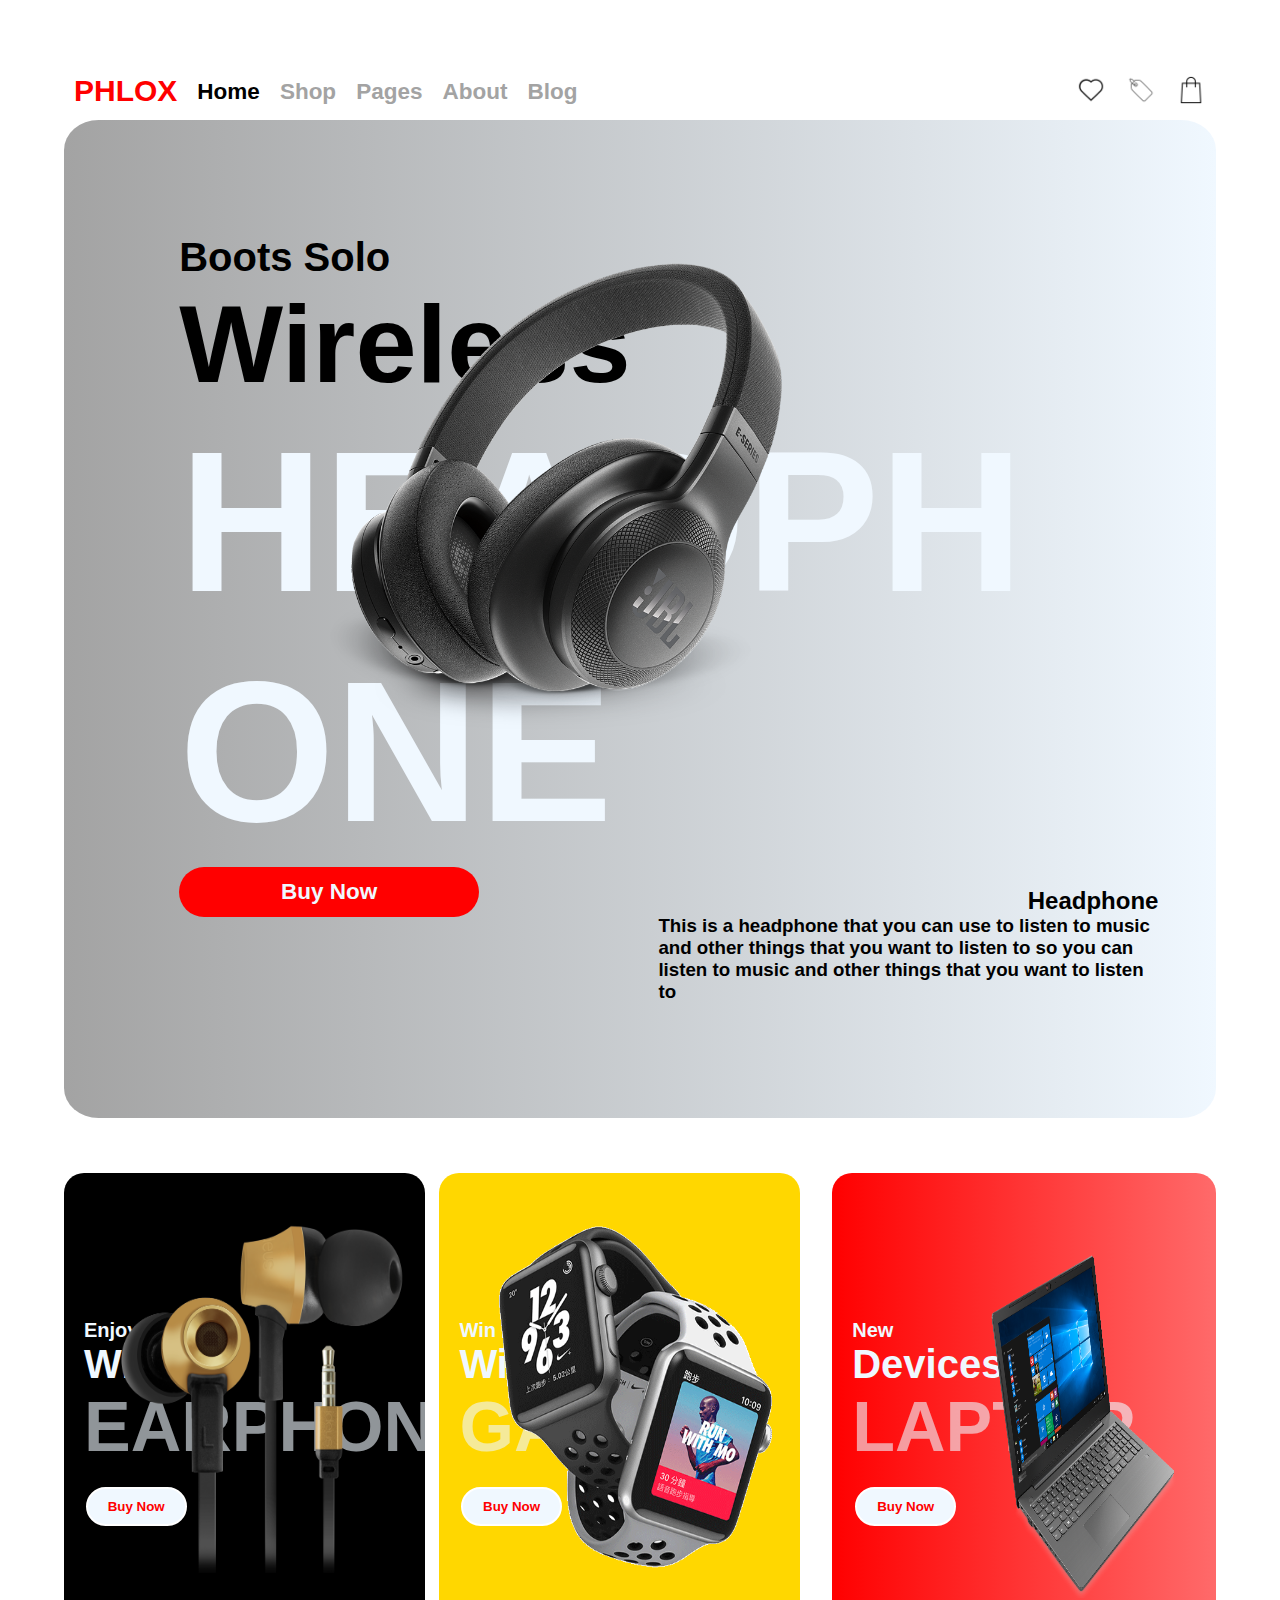
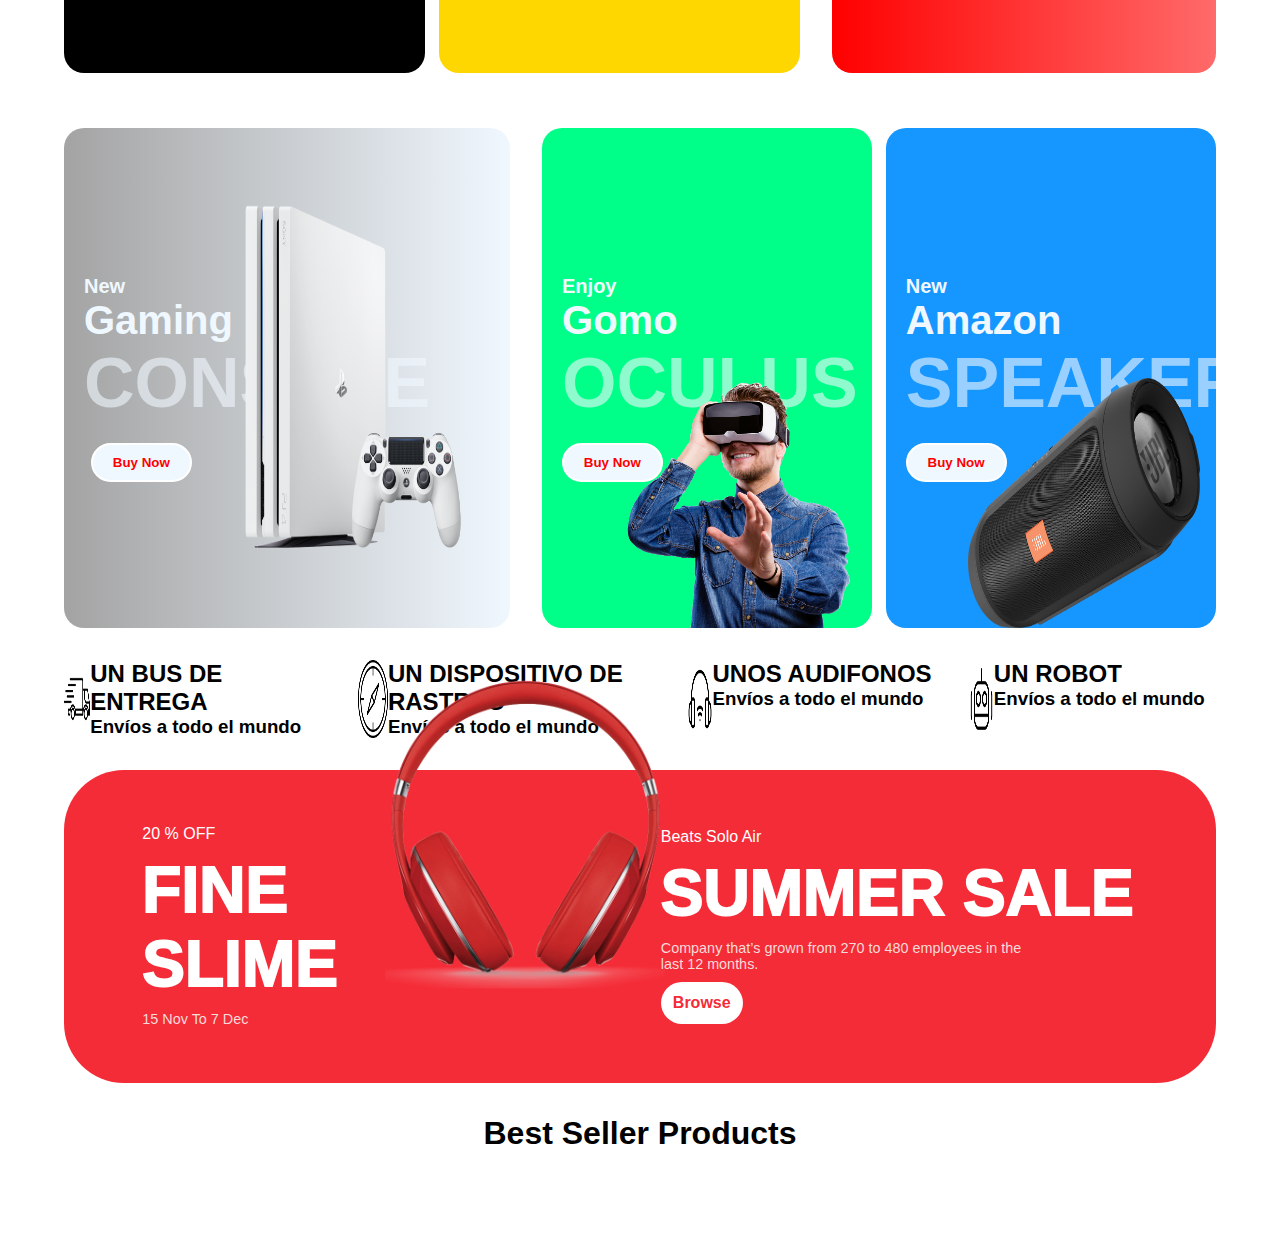
<file: index.html>
<!DOCTYPE html>
<html lang="en">
<head>
    <meta charset="UTF-8">
    <meta name="viewport" content="width=device-width, initial-scale=1.0">
    <title>Tienda Electronica</title>
    <link rel="stylesheet" href="elect.css">
</head>

<body style="background-color: rgb(255, 255, 255);">
    <div id="cabecera">
        <div id="hola2">
            <div id="ladoiz">
            <div id="logo">
                <h2 id="etrade">PHLOX</h2>
            </div>
            <div id="opciones">
                <h2 id="home">Home</h2>
                <h2>Shop</h2>
                <h2>Pages</h2>
                <h2>About</h2>
                <h2>Blog</h2>
            </div>
        </div>
            <div id="otros">
                <div id="corazon">
                    <img src="favorito (1).png" alt="">
                </div>
                <div id="etiqueta">
                    <img src="etiqueta.png" alt="">
                </div>
                <div id="carrito">
                    <img src="bolsa-de-la-compra.png" alt="">
                </div>
            </div>
        </div>
    </div>
    <div id="todo">
    
    <div id="primercubo">
        <img id="imagen1" src="pngegg (1).png" alt="">
        <h2 id="boots">Boots Solo</h2>
        <h1 id="wireless">Wireless</h1>
        <h1 id="headphone" class="hero-title">HEADPHONE</h1>
        <div id="partedeabajo1">
        <div id="boton1">
            <h2 id="buy">Buy Now</h2>
        </div>
        <div id="descripcion1">
            <h2 id="headf">Headphone</h2>
            <div id="descripcion">
            <h3 >This is a headphone that you can use to listen to music and other things that you want to listen to so you can listen to music and other things that you want to listen to</h3>
            </div>
        </div>
        </div>
    </div>

    <div class="main">
        <div class="left-side">
          <div class="cube earphone">
            <h3>Enjoy</h3>
            <h2>With</h2>
            <h1>EARPHONE</h1>
            <button class="buy-btn">Buy Now</button>
            <img src="pngegg (2).png" alt="Earphone" />
          </div>
          <div class="cube watch">
            <h3>Win</h3>
            <h2>With</h2>
            <h1>GADGET</h1>
            <button class="buy-btn">Buy Now</button>
            <img src="pngegg (3).png" alt="Gadget" />
          </div>
        </div>
        <div class="laptop-cube">
          <h3>New</h3>
          <h2>Devices</h2>
          <h1>LAPTOP</h1>
          <button class="buy-btn">Buy Now</button>
          <img src="pngegg (4).png" alt="Laptop" />
        </div>
      </div>
    
      <div class="main2">
        <div class="ps-cube2">
            <h3>New</h3>
            <h2>Gaming</h2>
            <h1>CONSOLE</h1>
            <button class="buy-btn">Buy Now</button>
            <img src="pngegg (7).png" alt="Laptop" />
          </div>
        <div class="right-side">
          <div class="cube2 earphone2">
            <h3>Enjoy</h3>
            <h2>Gomo</h2>
            <h1>OCULUS</h1>
            <button class="buy-btn">Buy Now</button>
            <img src="pngegg (5).png" alt="Earphone" />
          </div>
          <div class="cube2 watch2">
            <h3>New</h3>
            <h2>Amazon</h2>
            <h1>SPEAKER</h1>
            <button class="buy-btn">Buy Now</button>
            <img src="pngegg (6).png" alt="Gadget" />
          </div>
        </div>
        
      </div>
      <div id="etiquetas">
        <div id="etiqueta1">
            <img src="entrega-rapida.png" alt="">
            <div id="textosetiquetas">
            <h2>UN BUS DE ENTREGA</h2>
            <h3>Envíos a todo el mundo</h3>
        </div>
        </div>
        <div id="etiqueta1">
            <img src="brujula.png" alt="">
            <div id="textosetiquetas">
            <h2>UN DISPOSITIVO DE RASTREO</h2>
            <h3>Envíos a todo el mundo</h3>
        </div>
        </div>
        <div id="etiqueta1">
            <img src="audifonos-inalambricos.png" alt="">
            <div id="textosetiquetas">
            <h2>UNOS AUDIFONOS</h2>
            <h3>Envíos a todo el mundo</h3>
        </div>
        </div>
        <div id="etiqueta1">
            <img src="robot.png" alt="">
            <div id="textosetiquetas">
            <h2>UN ROBOT</h2>
            <h3>Envíos a todo el mundo</h3>
        </div>
        </div>
      </div>

      <div class="hijo6">
        <div class="hijo6_izquierda">
          <p class="txt_peq">20 % OFF</p>
          <p class="txt_grande">FINE <br> SLIME</p>
          <p class="txt_peq_abajo">15 Nov To 7 Dec</p>
        </div>
      
        <img src="pngegg (9).png" alt="audífonos" class="aud_centrada">
      
        <div class="hijo6_derecha">
          <p class="txt_peq">Beats Solo Air</p>
          <p class="txt_grande">SUMMER SALE</p>
          <p class="txt_peq_abajo">Company that’s grown from 270 to 480 employees in the last 12 months.</p>
          <button class="boton_6_final">Browse</button>
        </div>
      </div>
      
      
      
      

</div>
</body>
<footer>
  <H1 id="patas">Best Seller Products</H1>
</footer>
</html>
</file>
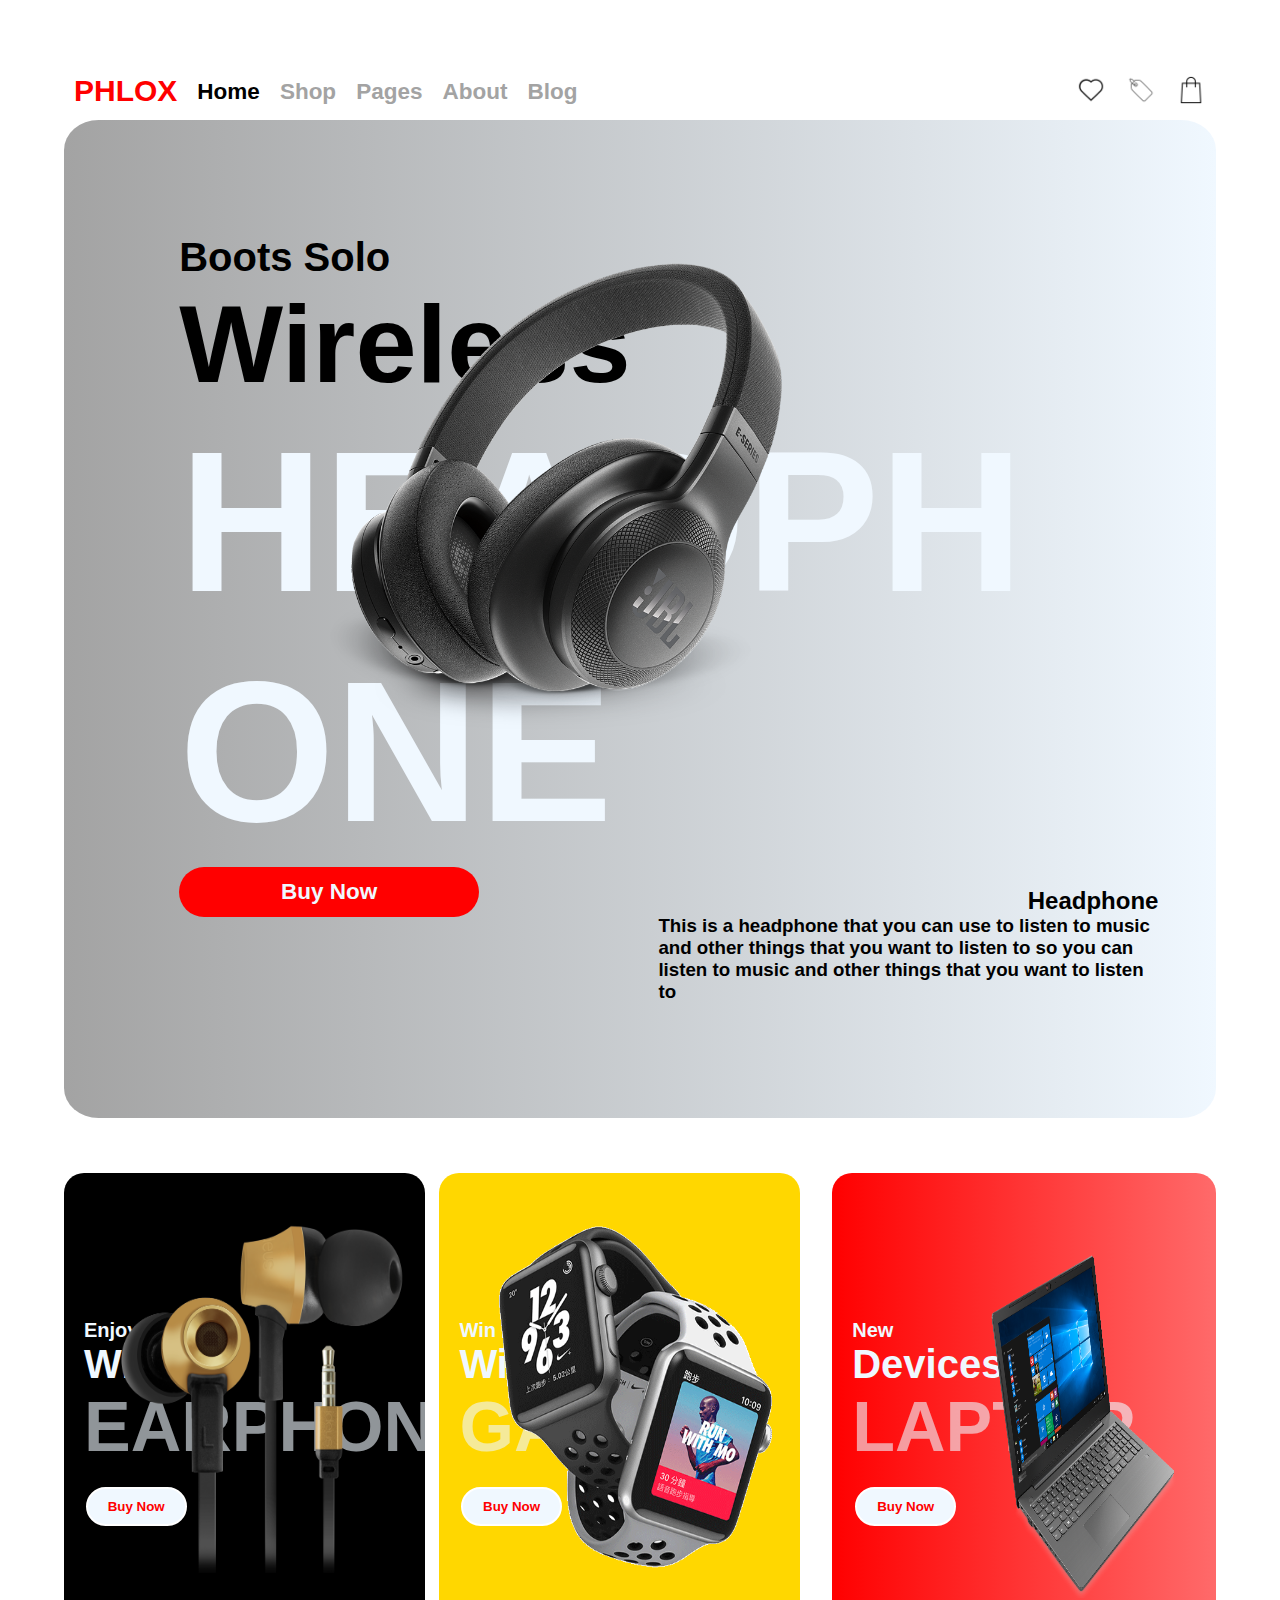
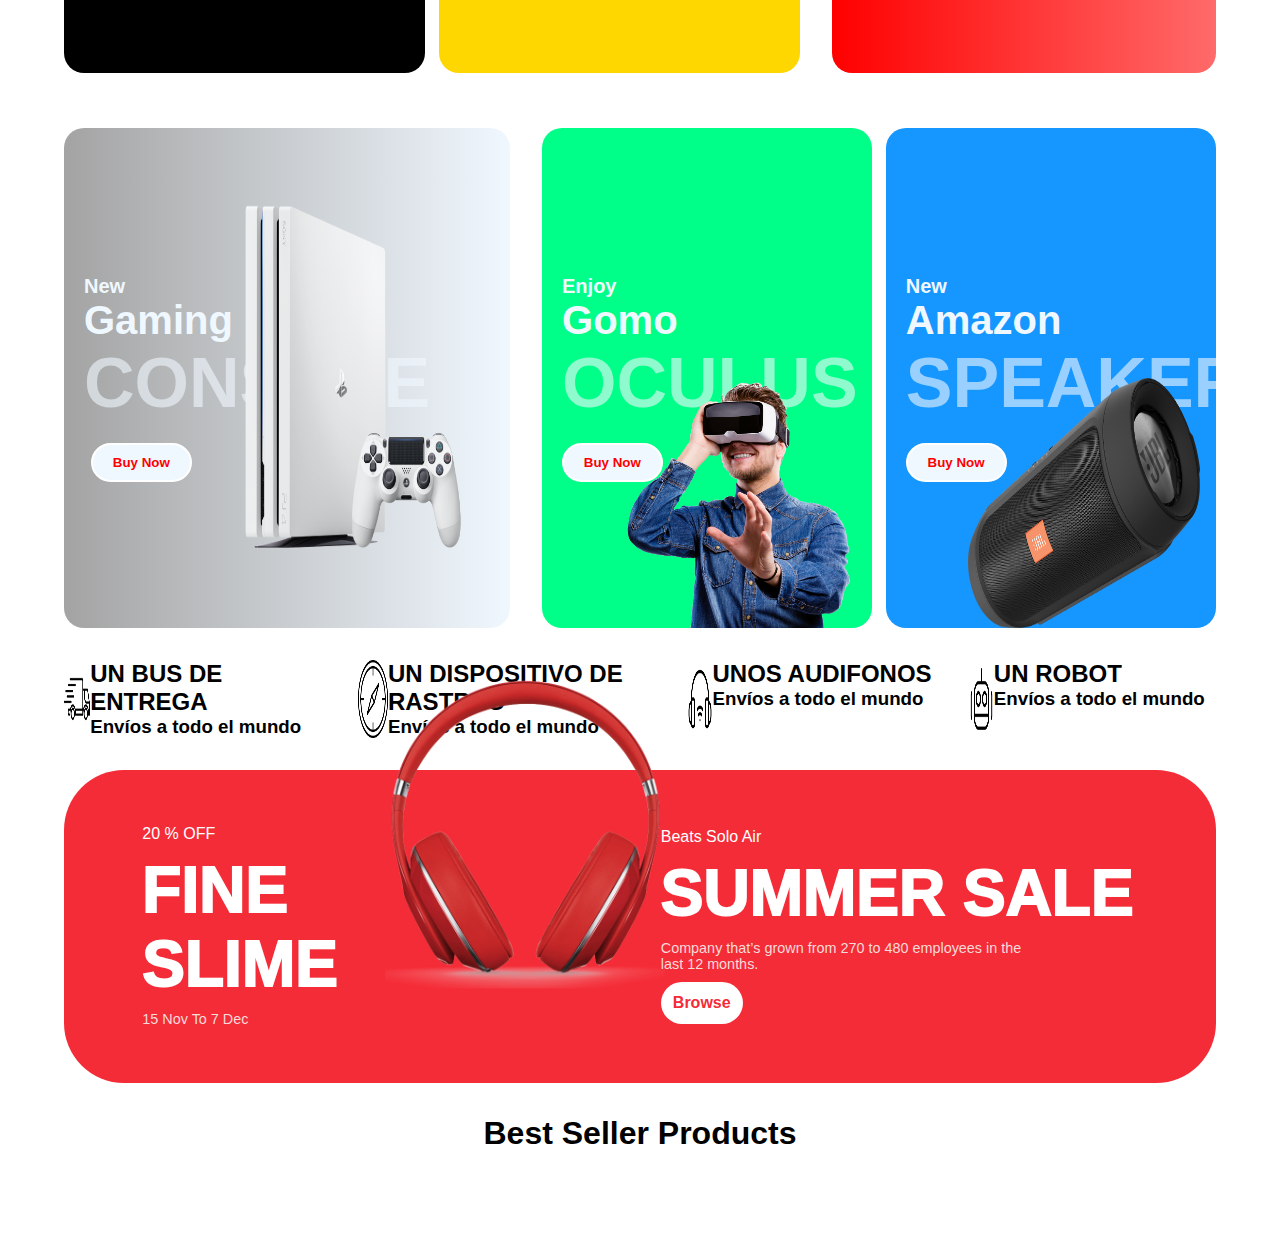
<file: elec.html>
<!DOCTYPE html>
<html lang="en">
<head>
    <meta charset="UTF-8">
    <meta name="viewport" content="width=device-width, initial-scale=1.0">
    <title>Tienda Electronica</title>
    <link rel="stylesheet" href="elect.css">
</head>

<body style="background-color: rgb(255, 255, 255);">
    <div id="cabecera">
        <div id="hola2">
            <div id="ladoiz">
            <div id="logo">
                <h2 id="etrade">PHLOX</h2>
            </div>
            <div id="opciones">
                <h2 id="home">Home</h2>
                <h2>Shop</h2>
                <h2>Pages</h2>
                <h2>About</h2>
                <h2>Blog</h2>
            </div>
        </div>
            <div id="otros">
                <div id="corazon">
                    <img src="favorito (1).png" alt="">
                </div>
                <div id="etiqueta">
                    <img src="etiqueta.png" alt="">
                </div>
                <div id="carrito">
                    <img src="bolsa-de-la-compra.png" alt="">
                </div>
            </div>
        </div>
    </div>
    <div id="todo">
    
    <div id="primercubo">
        <img id="imagen1" src="pngegg (1).png" alt="">
        <h2 id="boots">Boots Solo</h2>
        <h1 id="wireless">Wireless</h1>
        <h1 id="headphone" class="hero-title">HEADPHONE</h1>
        <div id="partedeabajo1">
        <div id="boton1">
            <h2 id="buy">Buy Now</h2>
        </div>
        <div id="descripcion1">
            <h2 id="headf">Headphone</h2>
            <div id="descripcion">
            <h3 >This is a headphone that you can use to listen to music and other things that you want to listen to so you can listen to music and other things that you want to listen to</h3>
            </div>
        </div>
        </div>
    </div>

    <div class="main">
        <div class="left-side">
          <div class="cube earphone">
            <h3>Enjoy</h3>
            <h2>With</h2>
            <h1>EARPHONE</h1>
            <button class="buy-btn">Buy Now</button>
            <img src="pngegg (2).png" alt="Earphone" />
          </div>
          <div class="cube watch">
            <h3>Win</h3>
            <h2>With</h2>
            <h1>GADGET</h1>
            <button class="buy-btn">Buy Now</button>
            <img src="pngegg (3).png" alt="Gadget" />
          </div>
        </div>
        <div class="laptop-cube">
          <h3>New</h3>
          <h2>Devices</h2>
          <h1>LAPTOP</h1>
          <button class="buy-btn">Buy Now</button>
          <img src="pngegg (4).png" alt="Laptop" />
        </div>
      </div>
    
      <div class="main2">
        <div class="ps-cube2">
            <h3>New</h3>
            <h2>Gaming</h2>
            <h1>CONSOLE</h1>
            <button class="buy-btn">Buy Now</button>
            <img src="pngegg (7).png" alt="Laptop" />
          </div>
        <div class="right-side">
          <div class="cube2 earphone2">
            <h3>Enjoy</h3>
            <h2>Gomo</h2>
            <h1>OCULUS</h1>
            <button class="buy-btn">Buy Now</button>
            <img src="pngegg (5).png" alt="Earphone" />
          </div>
          <div class="cube2 watch2">
            <h3>New</h3>
            <h2>Amazon</h2>
            <h1>SPEAKER</h1>
            <button class="buy-btn">Buy Now</button>
            <img src="pngegg (6).png" alt="Gadget" />
          </div>
        </div>
        
      </div>
      <div id="etiquetas">
        <div id="etiqueta1">
            <img src="entrega-rapida.png" alt="">
            <div id="textosetiquetas">
            <h2>UN BUS DE ENTREGA</h2>
            <h3>Envíos a todo el mundo</h3>
        </div>
        </div>
        <div id="etiqueta1">
            <img src="brujula.png" alt="">
            <div id="textosetiquetas">
            <h2>UN DISPOSITIVO DE RASTREO</h2>
            <h3>Envíos a todo el mundo</h3>
        </div>
        </div>
        <div id="etiqueta1">
            <img src="audifonos-inalambricos.png" alt="">
            <div id="textosetiquetas">
            <h2>UNOS AUDIFONOS</h2>
            <h3>Envíos a todo el mundo</h3>
        </div>
        </div>
        <div id="etiqueta1">
            <img src="robot.png" alt="">
            <div id="textosetiquetas">
            <h2>UN ROBOT</h2>
            <h3>Envíos a todo el mundo</h3>
        </div>
        </div>
      </div>

      <div class="hijo6">
        <div class="hijo6_izquierda">
          <p class="txt_peq">20 % OFF</p>
          <p class="txt_grande">FINE <br> SLIME</p>
          <p class="txt_peq_abajo">15 Nov To 7 Dec</p>
        </div>
      
        <img src="pngegg (9).png" alt="audífonos" class="aud_centrada">
      
        <div class="hijo6_derecha">
          <p class="txt_peq">Beats Solo Air</p>
          <p class="txt_grande">SUMMER SALE</p>
          <p class="txt_peq_abajo">Company that’s grown from 270 to 480 employees in the last 12 months.</p>
          <button class="boton_6_final">Browse</button>
        </div>
      </div>
      
      
      
      

</div>
</body>
<footer>
  <H1 id="patas">Best Seller Products</H1>
</footer>
</html>
</file>
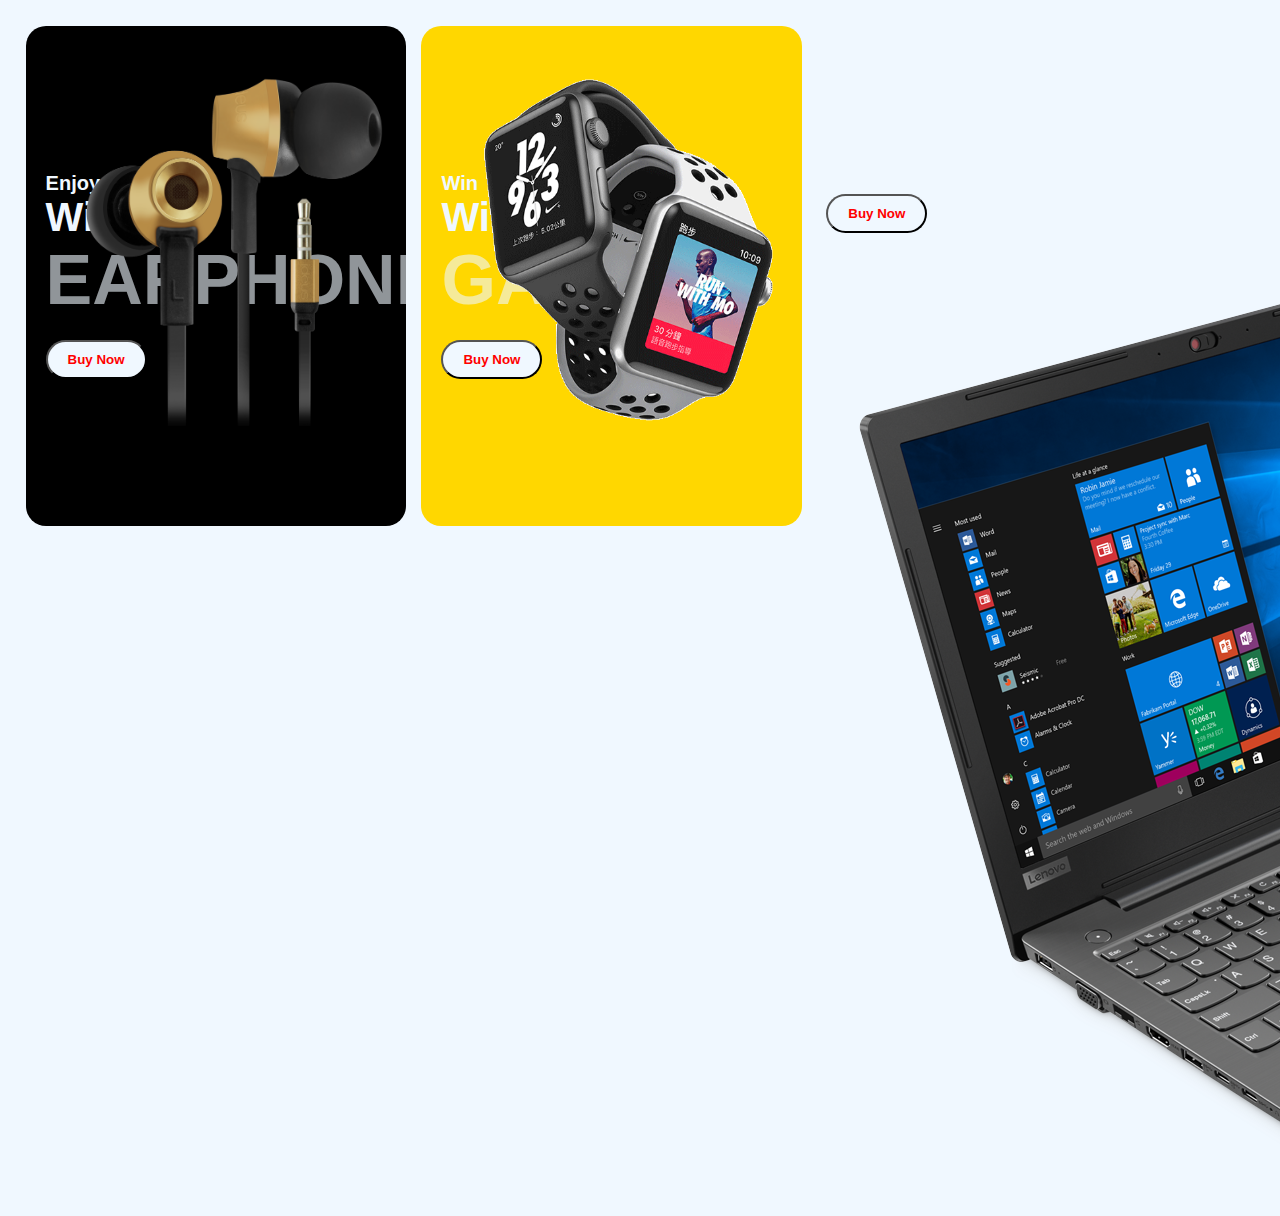
<file: prueba.html>
<!DOCTYPE html>
<html lang="en">
<head>
    <meta charset="UTF-8">
    <meta name="viewport" content="width=device-width, initial-scale=1.0">
    <title>Document</title>
    <link rel="stylesheet" href="prueba.css">
</head>
<body>
    <div class="main">
        <div class="left-side">
          <div class="cube earphone">
            <h3>Enjoy</h3>
            <h2>With</h2>
            <h1>EARPHONE</h1>
            <button class="buy-btn">Buy Now</button>
            <img src="pngegg (2).png" alt="Earphone" />
          </div>
          <div class="cube watch">
            <h3>Win</h3>
            <h2>With</h2>
            <h1>GADGET</h1>
            <button class="buy-btn">Buy Now</button>
            <img src="pngegg (3).png" alt="Gadget" />
          </div>
        </div>
        <div class="laptop-cube">
          <h3>New</h3>
          <h2>Devices</h2>
          <h1>LAPTOP</h1>
          <button class="buy-btn">Buy Now</button>
          <img src="pngegg (4).png" alt="Laptop" />
        </div>
      </div>
</body>
</html>
</file>
<file: elect.css>
*{
  margin: 0px 0px 0px 0px;
  
}

#hola2{
  display: flex;
  justify-content: space-between;
  align-items: center;
  font-family:Arial, Helvetica, sans-serif;
  background-color: rgb(255, 255, 255);
  width: 100%;
  margin: 0px 0px 0px 0px;
  z-index: 7;

}
#ladoiz{
  display: flex;
  justify-content: start;
  
  
}
#logo{
  display: flex;
  font-size: 20px;
  color: #ff0000;
  margin: 10px 10px 10px 10px;
}

#opciones{
  display: flex;
  font-size: 15px;
  color: rgb(163, 163, 163);
  h2{
      margin: 15px 10px 15px 10px;
  }
}

#otros{
  display: flex;
  justify-content: end;
  img{
      width: 30px;
      height: 30px;
      margin: 5px 10px 5px 10px;
  }
}

#home{
  color: #000000;
}

#todo{
 margin: 0% 3% 3% 3%;
 
}

#primercubo{
  margin-top: 4%;
  background: linear-gradient(to right, rgb(163, 163, 163), aliceblue);
  border-radius: 3%;
  position: relative;
  font-family: Arial, Helvetica, sans-serif;
  padding-left: 10%;
  padding-top: 10%;
  padding-bottom: 10%;
  padding-right: 5%;

}
#imagen1{
  height: 540px;
  width: 540px;
  position: absolute;
  top: 9%;
  right: 33%;
  z-index: 1;
}

.hero-title {
font-size: clamp(2rem, 8vw, 7rem); /* Se adapta entre 2rem y 7rem dependiendo del ancho */
font-weight: 800;
white-space: wrap; /* o normal, si usas Tailwind o raw CSS */
word-break: break-word;
}

#boots{
  font-size: 40px;
}
#wireless{
  font-size: 110px;
  margin: 0%;
}
#headphone{
  font-size: 200px;
  color: aliceblue;
  margin: 0;
}

#partedeabajo1{
  display: flex;
  justify-content: space-between;
}
#boton1{
  font-size: 15px;
  background-color: #ff0000;
  color: aliceblue;
  border-radius: 30px;
  width: 300px;
  height: 50px;
  display: flex;
  justify-content: center;
  align-items: center;
}

#descripcion1{
  display: flex;
  flex-direction: column;
  align-items: end;
  width: 500px;
  padding-top: 2%;
  
}

.main {
  display: flex;
  padding-top: 2%;
  gap: 2%;
  h3{
      font-size: 20px;
      color: aliceblue;
      font-family:Arial, Helvetica, sans-serif;
      padding-left: 20px;
  }
  
  h2{
      font-size: 40px;
      color: aliceblue;
      font-family:Arial, Helvetica, sans-serif;
      padding-left: 20px;
      
  }
  
  h1{
      font-size: 70px;
      color: aliceblue;
      font-family:Arial, Helvetica, sans-serif;
      opacity: 0.6;
      padding-left: 20px;
  }
  
}
.left-side {
  flex: 1;
  display: flex;
  flex-direction: row;
  gap: 2%;
  
}
.cube {
  flex: 1;
  border-radius: 20px;
  
  color: white;
  display: flex;
  flex-direction: column;
  align-items: flex-start;
  justify-content: center;
  position: relative;
  overflow: hidden;
  height: 500px;
  
}
.earphone {
  background-color: black;
}
.watch {
  background-color: gold;
}
.laptop-cube {
  flex: 1;
  background: linear-gradient(to right, red, #ff6a6a);
  border-radius: 20px;
  display: flex;
  flex-direction: column;
  justify-content: center;
  align-items: flex-start;
  position: relative;
  height: 500px;
}
.cube img {
  position: absolute;
  right: 5%;
  bottom: 20%;
  height: 70%;
  width: 80%;
}
.laptop-cube img {
  position: absolute;
  right: 10%;
  bottom: 15%;
  height: 70%;
  width: 50%;
}
.buy-btn {
  margin-top: 20px;
  background-color: aliceblue;
  color: red;
  padding: 10px 20px;
  border-radius: 30px;
  font-weight: bold;
  border: #ffffff solid 2px;
  cursor: pointer;
  margin-left: 6%;
}






.main2 {
  display: flex;
  padding-top: 2%;
  gap: 2%;
  h3{
      font-size: 20px;
      color: aliceblue;
      font-family:Arial, Helvetica, sans-serif;
      padding-left: 20px;
  }
  
  h2{
      font-size: 40px;
      color: aliceblue;
      font-family:Arial, Helvetica, sans-serif;
      padding-left: 20px;
      
  }
  
  h1{
      font-size: 70px;
      color: aliceblue;
      font-family:Arial, Helvetica, sans-serif;
      opacity: 0.6;
      padding-left: 20px;
  }
  
}
.right-side {
  flex: 1;
  display: flex;
  flex-direction: row;
  gap: 2%;
  
}
.cube2 {
  flex: 1;
  border-radius: 20px;
  color: white;
  display: flex;
  flex-direction: column;
  align-items: flex-start;
  justify-content: center;
  position: relative;
  overflow: hidden;
  height: 500px;
  
}
.earphone2 {
  background-color: rgb(0, 255, 136);
}
.watch2 {
  background-color: rgb(22, 150, 255);
}
.ps-cube2 {
  flex: 1;
  background: linear-gradient(to right, rgb(163, 163, 163), aliceblue);
  border-radius: 20px;
  
  display: flex;
  flex-direction: column;
  justify-content: center;
  align-items: flex-start;
  position: relative;
  height: 500px;
}
.cube2 img {
  position: absolute;
  right: 5%;
  bottom: 0%;
  height: 50%;
  width: 70%;
}
.ps-cube2 img {
  position: absolute;
  right: 10%;
  bottom: 15%;
  height: 70%;
  width: 50%;
}

#etiquetas{
    display: flex;
    flex-direction: row;
    margin-top: 4%;
    img{
        width: 10%;
    }
  }
#etiqueta1{
  display: flex;
  font-family:Arial, Helvetica, sans-serif;
}

#cuadrofinal{
  display: flex;
  flex-direction: row;
  justify-content: space-between;
  margin-top: 10%;
  background-color: #ff0000;
  border-radius: 20px;
  font-family:Arial, Helvetica, sans-serif;
  padding: 6%;
  padding-right: 10%;
  img{
      height: 55%;
      width: 27%;
      
      z-index: 5;
  }
  h3{
    font-size: 20px;
    color: aliceblue;
    
    
}
h2{
    font-size: 400%;
    color: aliceblue;
    
}
h1{
    font-size: 750%;
    color: aliceblue;
    font-weight: bold;
    margin: 0;
    
}
}
.hero-container {
display: flex;
justify-content: space-between;
font-family:Arial, Helvetica, sans-serif;
align-items: center;
background-color: red;
color: white;
padding: 2rem;
border-radius: 20px;
position: relative;
overflow: hidden;
}

.hero-left, .hero-right {
width: 25%;
z-index: 2;
}

.hero-center {
width: 50%;
display: flex;
justify-content: center;
align-items: center;
position: relative;
z-index: 1;
}

.hero-img {
max-width: 100%;
height: auto;
}

.promo {
font-size: 1.5rem;
margin: 0;
}

.title {
font-size: 4rem;
font-weight: bold;
margin: 0.5rem 0;
}

.desc {
font-size: 1rem;
margin: 1rem 0;
}

.hero-button {
padding: 10px 20px;
background-color: white;
color: red;
border: none;
border-radius: 20px;
cursor: pointer;
font-weight: bold;
}

.extra-text {
font-size: 1rem;
text-align: right;
line-height: 1.5;
}
#patas{
text-align: center;
font-family:Arial, Helvetica, sans-serif;
padding-bottom: 2%;
}

@media (max-width: 768px) {
.hero-container {
  flex-direction: column;
  text-align: center;
}

.hero-left, .hero-right, .hero-center {
  width: 100%;
  margin-bottom: 1rem;
}

.hero-right {
  text-align: center;
}

.title {
  font-size: 2.5rem;
}

.hero-img {
  width: 70%;
}
}


@media (max-width: 768px) {
.hero-section {
  flex-direction: column;
  align-items: center;
  text-align: center;
  padding: 1.5rem;
}

.hero-text {
  max-width: 100%;
}

.hero-text h1 {
  font-size: 8vw;
}

.hero-text p {
  font-size: 4vw;
}

.hero-image {
  position: relative;
  transform: none;
  left: auto;
  top: auto;
  width: 60%;
  margin-top: 1.5rem;
}
}


@media (max-width: 1100px) {
.cube, .cube2, .laptop-cube, .ps-cube2 {
  width: 90%;
}

.main, .main2, #etiquetas {
  justify-content: center;
}
}


@media (max-width: 1024px) {
#primercubo, .main, .main2, #cuadrofinal {
  flex-direction: column !important;
  align-items: center;
}

#hola2 {
  flex-direction: column;
  align-items: center;
  text-align: center;
}
#imagen1 {
  position: static;
  width: 90%;
  height: auto;
  margin: 20px 0;
}

#partedeabajo1 {
  flex-direction: column;
  align-items: center;
  text-align: center;
}

.left-side, .right-side {
  flex-direction: column;
  width: 100%;
}

.cube, .cube2, .laptop-cube, .ps-cube2 {
  width: 90%;
  height: auto;
  margin: 10px auto;
  padding: 20px;
}

.cube img, .cube2 img, .laptop-cube img, .ps-cube2 img {
  position: static;
  width: 80%;
  height: auto;
  margin: 10px auto;
}

#etiquetas {
  flex-wrap: wrap;
  justify-content: center;
  gap: 20px;
}

#etiqueta1 {
  flex-direction: column;
  align-items: center;
  text-align: center;
  width: 45%;
}

#cuadrofinal {
  flex-direction: column;
  align-items: center;
  padding: 30px 20px;
  text-align: center;
}

h1 {
  font-size: 300% !important;
}

h2 {
  font-size: 180% !important;
}

h3 {
  font-size: 100% !important;
}

#otros {
  justify-content: center;
  margin-top: 10px;
}

#opciones {
  flex-wrap: wrap;
  justify-content: center;
}

#boton1 {
  width: 200px;
  font-size: 14px;
}

#descripcion1 {
  width: 100%;
}
}

.hijo6 {
  position: relative;
  background-color: rgba(244, 44, 55, 1);
  border-radius: 60px;
  display: flex;
  justify-content: space-between;
  padding: 3% 5%;
  margin-top: 64px; /* Aumenta el espacio arriba de hijo6 */
  margin-bottom: 32px;
  color: white;
  font-family: 'Arial', sans-serif;
  flex-wrap: wrap;
  align-items: center;
  
}

.hijo6_izquierda,
.hijo6_derecha {
  flex: 1 1 300px;
  display: flex;
  flex-direction: column;
  justify-content: center;
  padding: 2%;
  z-index: 2;
}

.txt_peq {
  font-size: 100%;
}

.txt_grande {
  font-size: 400%;
  font-weight: 1000;
  color: white;
  margin: 10px 0;
}

.txt_peq_abajo {
  font-size: 90%;
  color: #f8dada;
  max-width: 80%;
}

.boton_6_final {
  background-color: white;
  color: rgba(244, 44, 55, 1);
  font-weight: bold;
  font-size: 100%;
  padding: 12px;
  border: none;
  border-radius: 50px;
  cursor: pointer;
  width: 82px;
  transition: 0.3s;
  margin-top: 10px;
}

.boton_6_final:hover {
  background-color: #f1f1f1;
}

.aud_centrada {
  position: absolute;
  top: 20%;
  left: 40%;
  transform: translate(-50%, -50%);
  max-height: 100%;
  max-width: 280px;
  z-index: 10;
}

/* Margen global fijo para todos los tamaños */
html, body {
    margin: 32px;
    padding: 0;
    box-sizing: border-box;
    width: auto;
    max-width: 100vw;
    overflow-x: hidden;
}
* {
    box-sizing: inherit;
}

/* Quita márgenes exteriores de los divs principales */
#todo,
#primercubo,
.main,
.main2,
#etiquetas,
.hijo6 {
    margin: 0;
}

/* SEPARACIÓN ENTRE BLOQUES PRINCIPALES */
#primercubo {
    margin-bottom: 32px;
}
.main {
    margin-bottom: 32px;
    gap: 32px; /* separación entre .left-side y .laptop-cube */
}
.main2 {
    margin-bottom: 32px;
    gap: 32px;
}
#etiquetas {
    margin-bottom: 32px;
    gap: 32px;
}
.hijo6 {
    margin-bottom: 32px;
}

/* Si usas flex en los contenedores, usa gap para separar hijos */
.main, .main2, #etiquetas {
    display: flex;
    gap: 32px;
}

/* Responsive: usa menos separación en móvil */
@media (max-width: 768px) {
    html, body {
        margin: 12px;
    }
    #primercubo,
    .main,
    .main2,
    #etiquetas,
    .hijo6 {
        margin-bottom: 16px;
        gap: 16px;
    }
}

/* Responsive: mantiene el mismo margen y evita scroll horizontal */
@media (max-width: 1024px) {
    html, body {
        margin: 32px;
        max-width: 100vw;
        overflow-x: hidden;
    }
    /* Ajusta los anchos de los bloques para que no desborden */
    #primercubo, .main, .main2, #cuadrofinal, #etiquetas, .hijo6 {
        width: 100%;
        max-width: 100%;
        margin-left: 0;
        margin-right: 0;
    }
}

@media (max-width: 768px) {
    html, body {
        margin: 16px;
        max-width: 100vw;
        overflow-x: hidden;
    }
    #primercubo, .main, .main2, #cuadrofinal, #etiquetas, .hijo6 {
        width: 100%;
        max-width: 100%;
        margin-left: 0;
        margin-right: 0;
    }
}
</file>
<file: prueba.css>
* {
    margin: 0;
    padding: 0;
    box-sizing: border-box;
  }
  body {
    background-color: aliceblue;
    font-family: Arial, Helvetica, sans-serif;
  }
  .main {
    display: flex;
    height: 100vh;
    padding: 2%;
    gap: 2%;
  }
  .left-side {
    flex: 1;
    display: flex;
    flex-direction: row;
    gap: 2%;
    
  }
  .cube {
    flex: 1;
    border-radius: 20px;
    padding: 20px;
    color: white;
    display: flex;
    flex-direction: column;
    align-items: flex-start;
    justify-content: center;
    position: relative;
    overflow: hidden;
    height: 500px;
    
  }
  .earphone {
    background-color: black;
  }
  .watch {
    background-color: gold;
  }
  .ps-cube {
    flex: 1;
    background: linear-gradient(to right, red, #ff6a6a);
    border-radius: 20px;
    padding: 30px;
    display: flex;
    flex-direction: column;
    justify-content: center;
    align-items: flex-start;
    position: relative;
    height: 500px;
  }
  .cube img {
    position: absolute;
    right: 5%;
    bottom: 20%;
    height: 70%;
    width: 80%;
  }
  .ps-cube img {
    position: absolute;
    right: 10%;
    bottom: 15%;
    height: 70%;
    width: 50%;
  }
  .buy-btn {
    margin-top: 20px;
    background-color: aliceblue;
    color: red;
    padding: 10px 20px;
    border-radius: 30px;
    font-weight: bold;
  }

  h3{
    font-size: 20px;
    color: aliceblue;
    font-family:Arial, Helvetica, sans-serif;
}

h2{
    font-size: 40px;
    color: aliceblue;
    font-family:Arial, Helvetica, sans-serif;
    
}

h1{
    font-size: 70px;
    color: aliceblue;
    font-family:Arial, Helvetica, sans-serif;
    opacity: 0.6;
    

}
</file>
